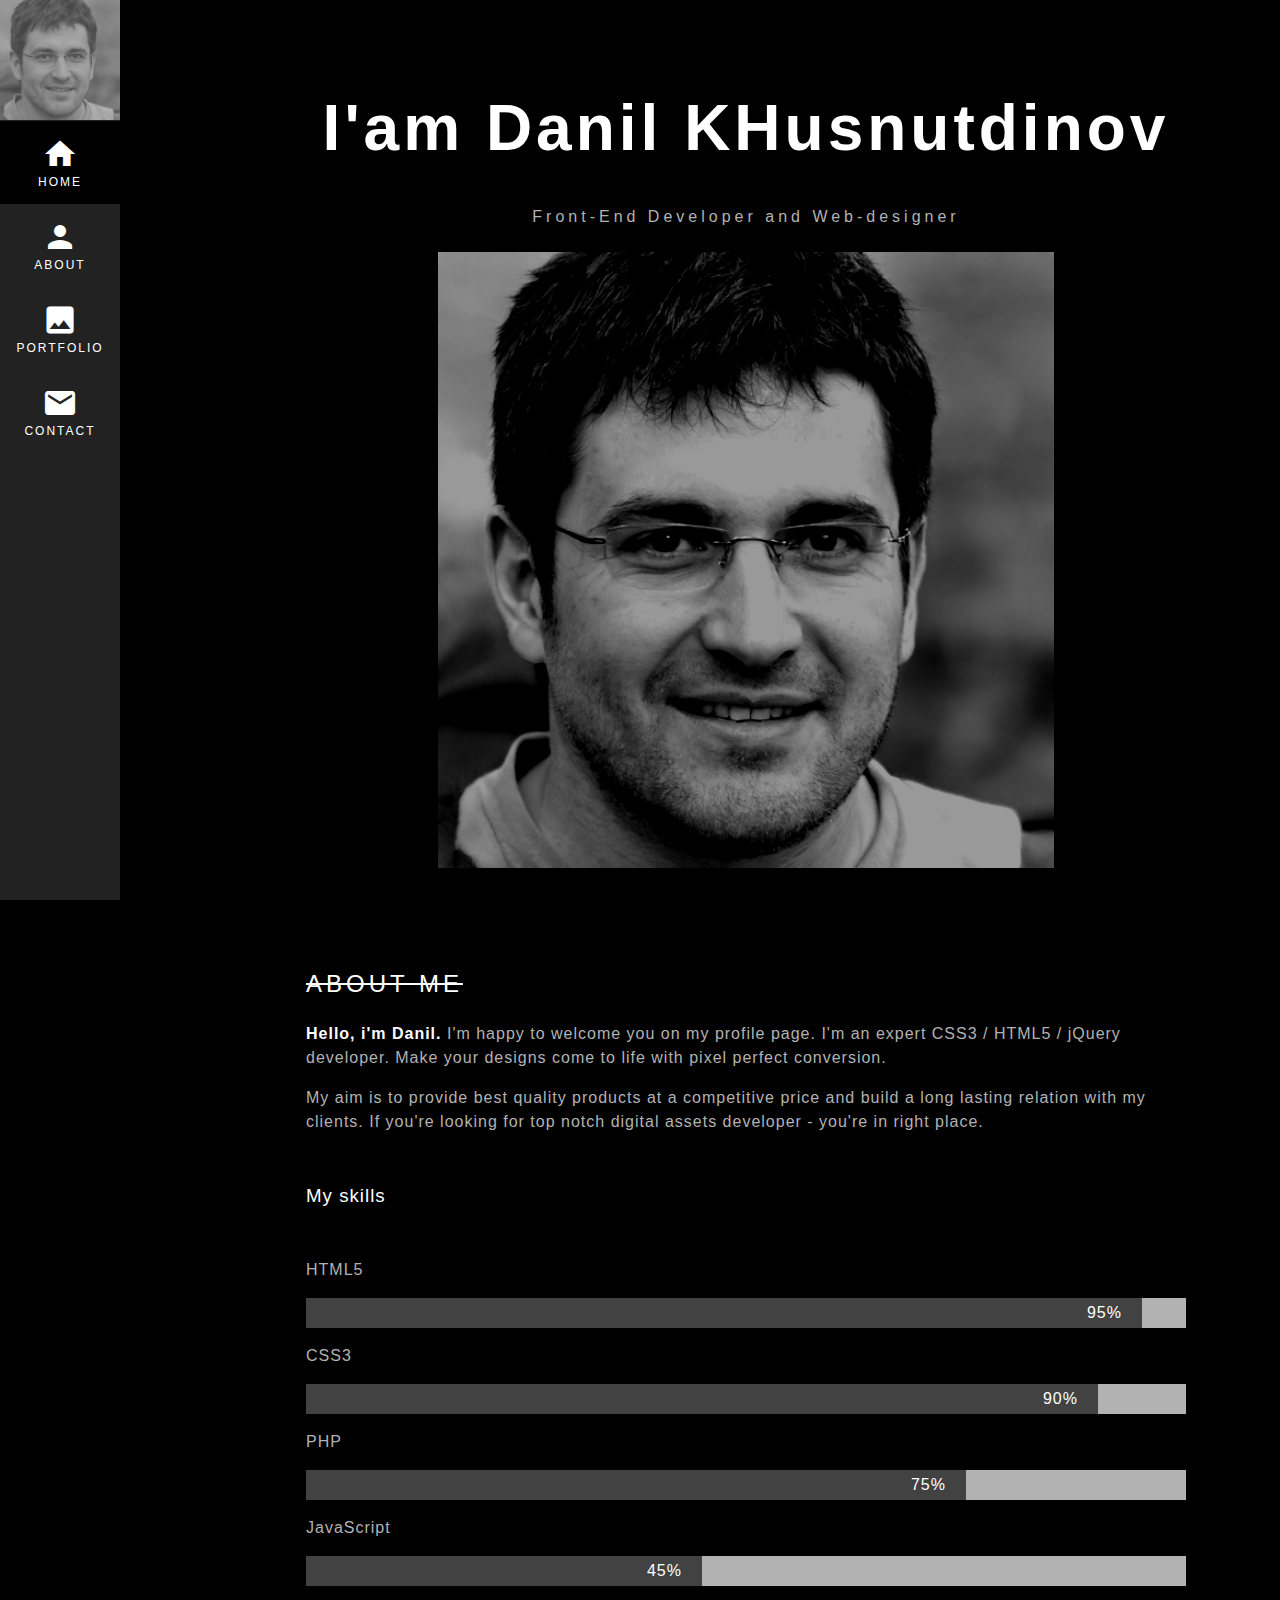
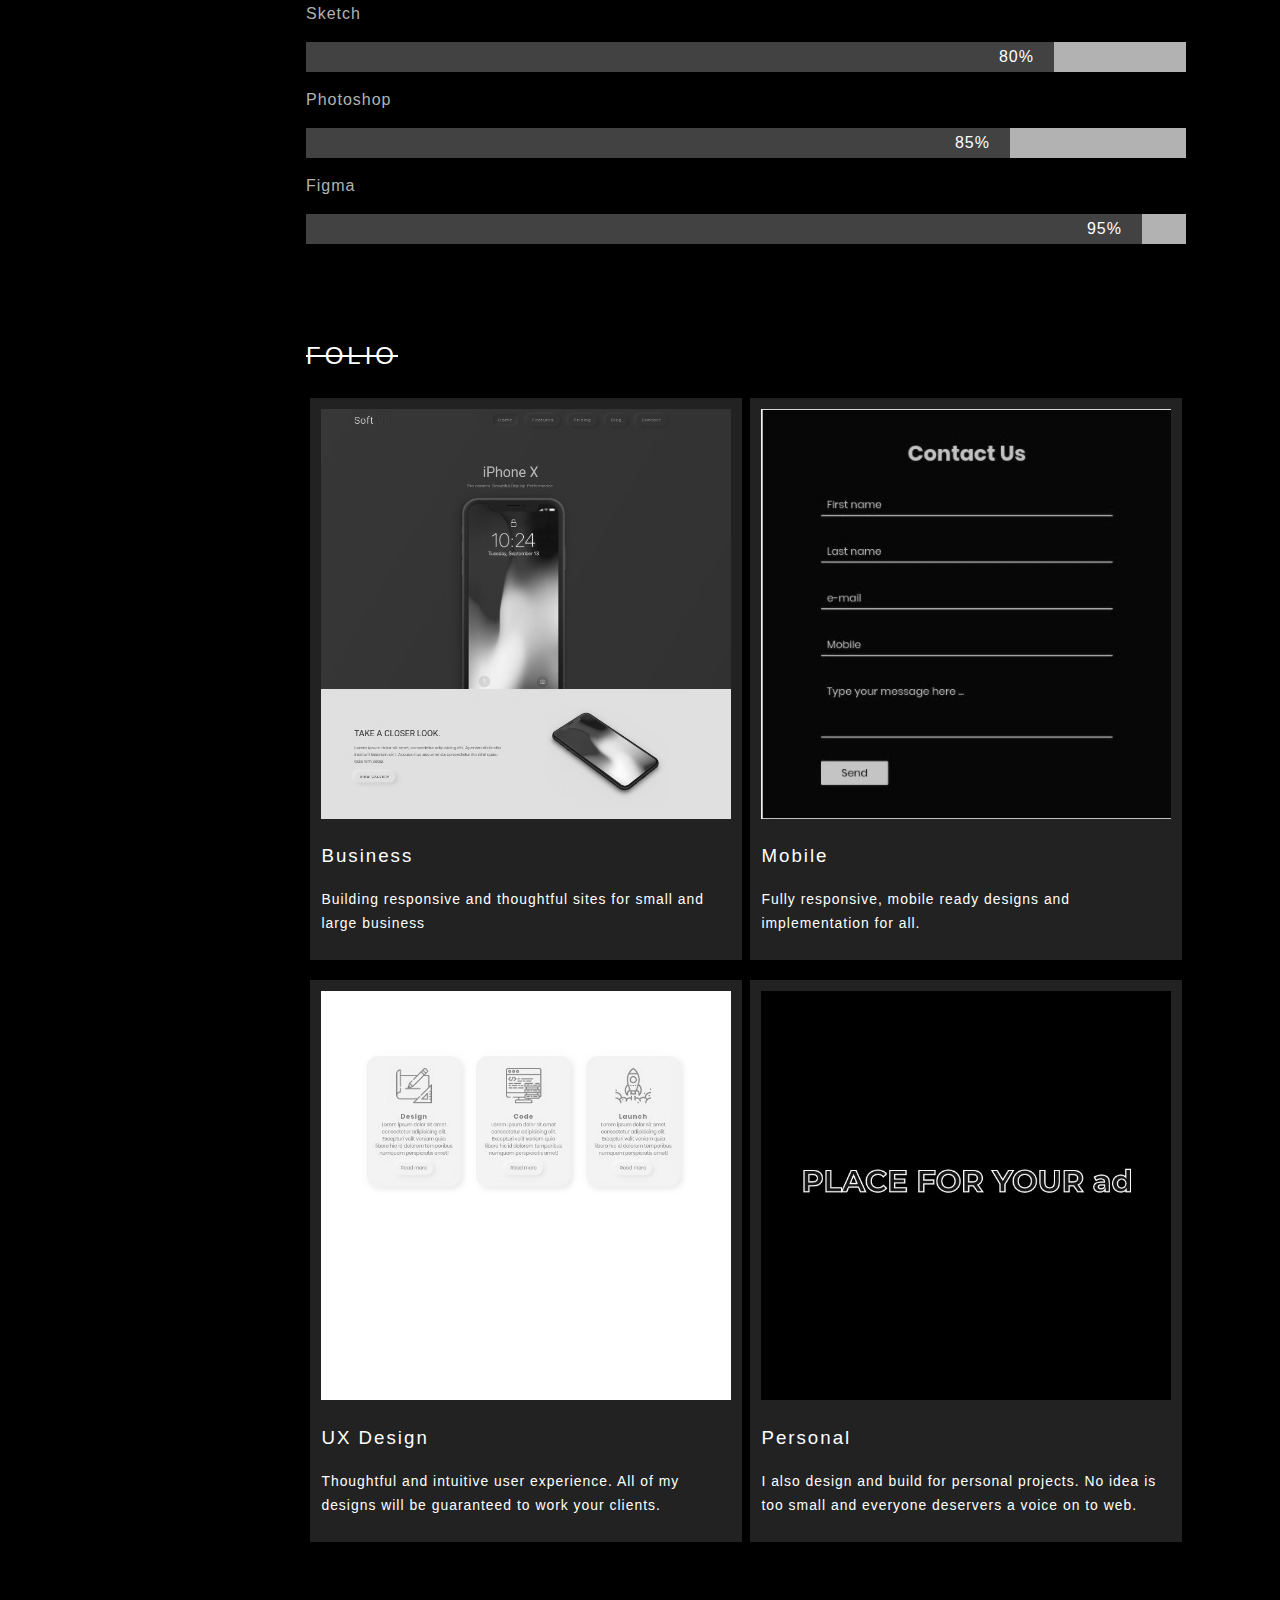
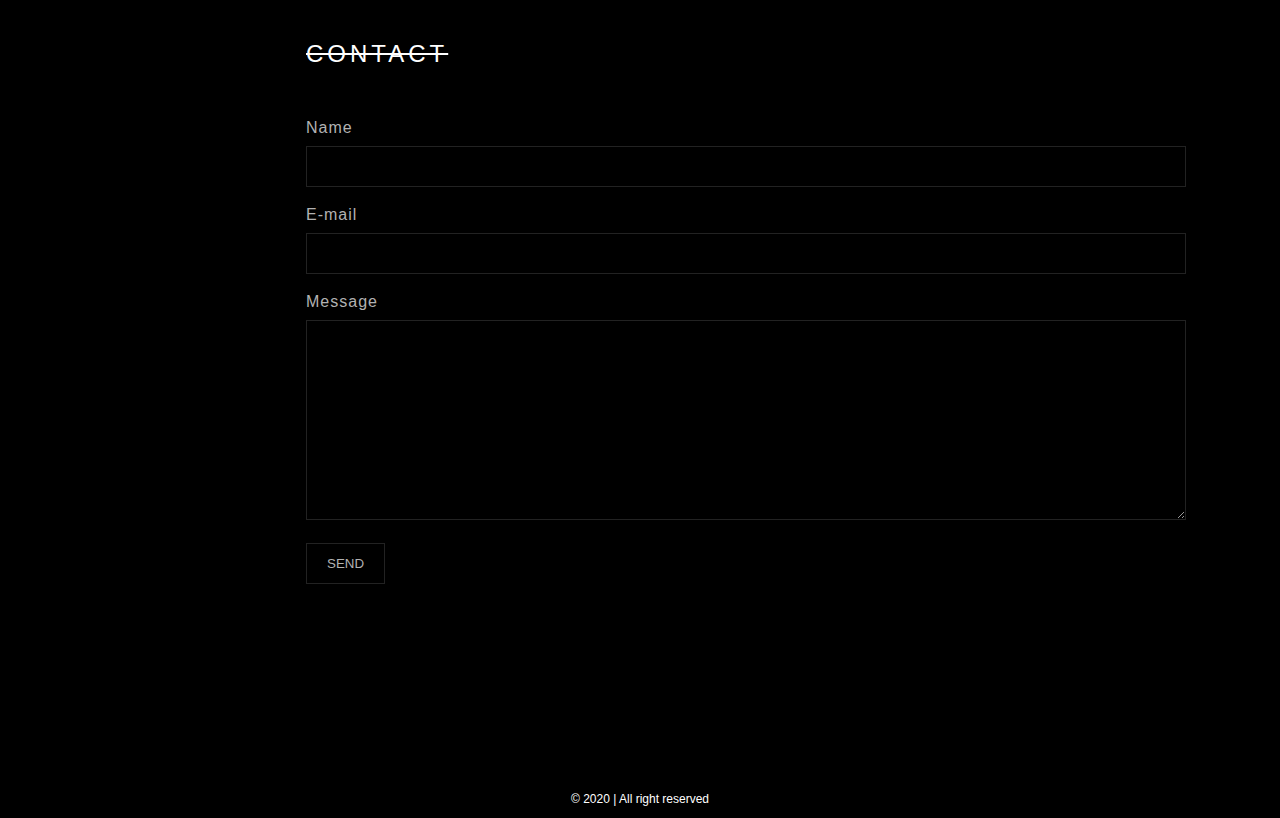
<file: index.html>
<!DOCTYPE html>
<html lang="ru">

<head>
  <meta charset="UTF-8">
  <meta name="viewport" content="width=device-width, initial-scale=1.0">
  <meta http-equiv="X-UA-Compatible" content="ie=edge">
  <title>Портфолио</title>
  <link rel="stylesheet" href="https://fonts.googleapis.com/icon?family=Material+Icons">
  <link rel="stylesheet" href="css/style.css">
  <!-- <script src="https://code.jquery.com/jquery-3.4.1.js"></script> -->
</head>

<body>
  <aside>
    <nav>
      <img src="img/photo.jpg" alt="">
      <a href="#home"><i class="material-icons md-36">home</i>
      <p>Home</p>
      </a>

      <a href="#about"><i class="material-icons md-36">person</i>
      <p>About</p>
      </a>

      <a href="#folio"><i class="material-icons md-36">image</i>
      <p>Portfolio</p>
      </a>

      <a href="#contact"><i class="material-icons md-36">mail</i>
      <p>Contact</p>
      </a>

    </nav>
  </aside>

  <nav class="mobile-nav">
    <a href="#home">Home</a>
    <a href="#about">About</a>
    <a href="#folio">Portfolio</a>
    <a href="#contact">Contact</a>

  </nav>

  <main>
    <header class="home" id="home"><br><br>
      <h1>I'am Danil KHusnutdinov</h1>
      <h5>Front-End Developer and Web-designer</h5>
      <img src="img/photo.jpg" alt="">
    </header>
    <section class="about" id="about">
      <h2>About me</h2>
      <p><span>Hello, i'm Danil. </span> I'm happy to welcome you on my profile page. I'm an expert CSS3 / HTML5 / jQuery developer. Make your designs come to life with pixel perfect conversion.</p>

      <p>My aim is to provide best quality products at a competitive price and build a long lasting relation with my clients.
If you're looking for top notch digital assets developer - you're in right place.      </p>
      <h3>My skills</h3>
      <p>HTML5</p>
      <div class="container">
        <div class="skills figma">95%</div>
      </div>

      <p>CSS3</p>
      <div class="container">
        <div class="skills photoshop">90%</div>
      </div>

      <p>PHP</p>
      <div class="container">
        <div class="skills sketch">75%</div>
      </div>

      <p>JavaScript</p>
      <div class="container">
        <div class="skills js">45%</div>
      </div>

      <p>Sketch</p>
      <div class="container">
        <div class="skills html">80%</div>
      </div>

      <p>Photoshop</p>
      <div class="container">
        <div class="skills css">85%</div>
      </div>
      <p>Figma</p>
      <div class="container">
        <div class="skills figma">95%</div>
      </div>

    </section>

    <section class="folio" id="folio">
      <h2>Folio</h2>
      <div class="row-halves">
        <div class="col"><a href="./business/business.html" target="_blank" class="stretched-link">
          <img src="img/business.jpg" alt="screen1">
          <h3>Business</h3>
          <p>
            Building responsive and thoughtful sites for small and large business </p></a>
        </div>

        <div class="col"><a href="./mobile/mobile.html" target="_blank" class="stretched-link">
          <img src="img/mobile.jpg" alt="screen2">
          <h3>Mobile</h3>
          <p>
            Fully responsive, mobile ready designs and implementation for all.</p></a>
        </div>
      </div>

      <div class="row-halves">
        <div class="col"><a href="./UX/ux.html" target="_blank" class="stretched-link">
          <img src="img/ux.jpg" alt="screen3">
          <h3>UX Design</h3>
          <p>
            Thoughtful and intuitive user experience. All of my designs will be guaranteed to work your clients.
          </p></a>
        </div>

        <div class="col"><a href="./personal/personal.html" target="_blank" class="stretched-link">
          <img src="img/svg.jpg" alt="screen4">
          <h3>Personal</h3>
          <p>
            I also design and build for personal projects. No idea is too small and everyone deservers a voice on to web.
          </p></a>
        </div>
      </div>

    </section>

    <section class="contact" id="contact">
      <h2>Contact</h2>
      <div class="container">
        <form action="https://revovich.github.io/portfolio/post.php" method="post" name="form">
          <label for="name">Name</label>
          <input type="text" id="name" name="name">
          <label for="email">E-mail</label>
          <input type="text" id="email" name="email">
          <label for="message">Message</label>
          <textarea name="message" id="message" style="height: 200px"></textarea>
          <input type="submit" value="send">

        </form>
      </div>

    </section>
  </main>

  <footer>
    <section class="top-bar">
      <a href=""><i class="fab fa-facebook-f"></i></a>
      <a href=""><i class="fab fa-twitter"></i></a>
      <a href=""><i class="fab fa-github"></i></a>

    </section>

    <section class="bottom-bar">
      <p>&copy 2020 | All right reserved</p>

    </section>


  </footer>

</body>

</html>
</file>
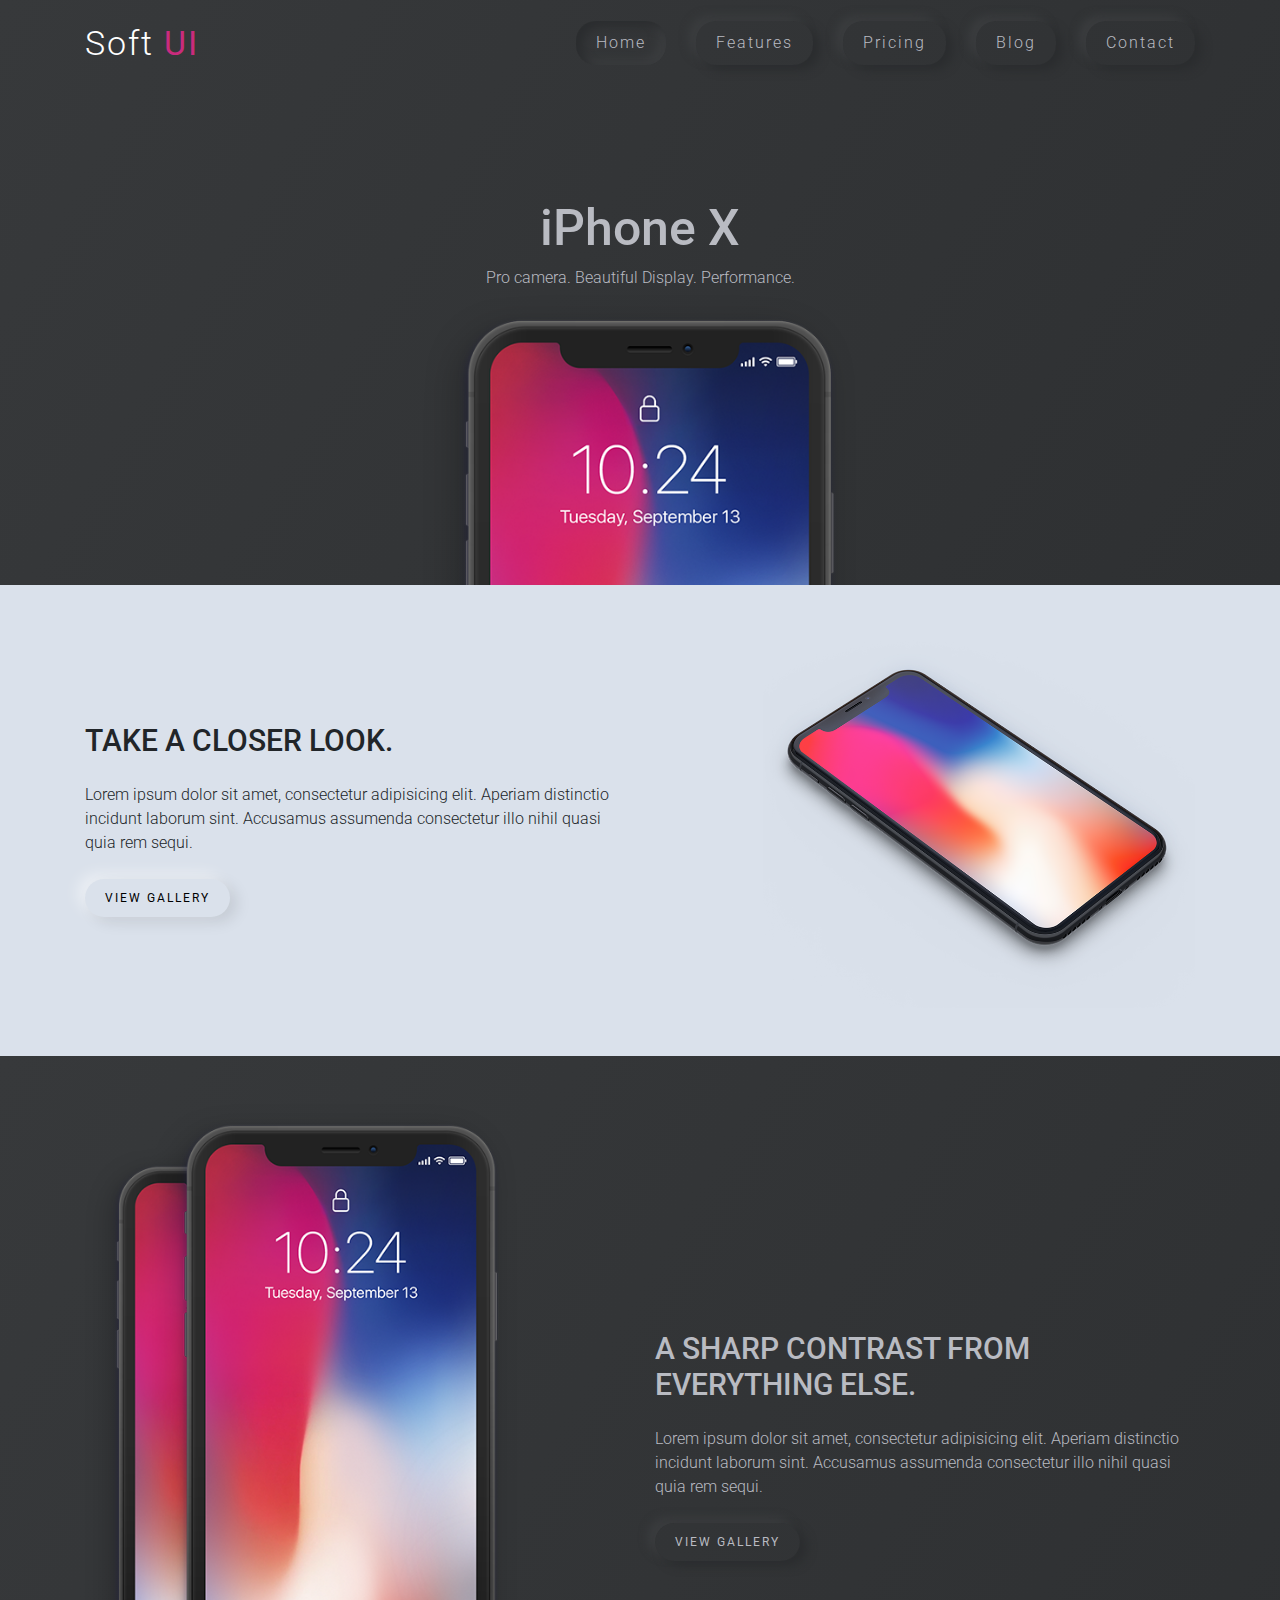
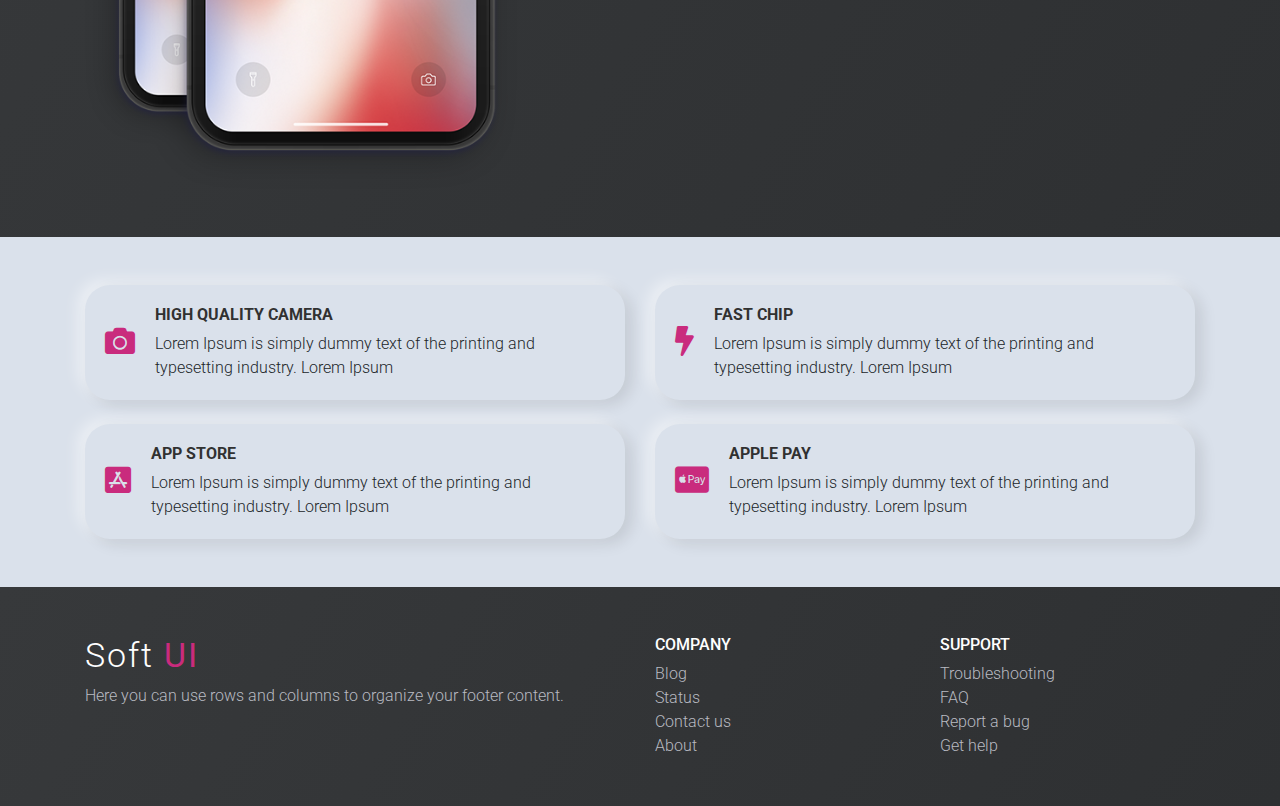
<file: business/business.html>
<!doctype html>
<html lang="en">
<head>
    <meta charset="UTF-8">
    <meta name="viewport"
          content="width=device-width, user-scalable=no, initial-scale=1.0, maximum-scale=1.0, minimum-scale=1.0">
    <meta http-equiv="X-UA-Compatible" content="ie=edge">
    <title>Soft UI</title>
    <link rel="stylesheet" href="https://cdnjs.cloudflare.com/ajax/libs/font-awesome/5.12.0/css/all.min.css">
    <link rel="stylesheet" href="https://stackpath.bootstrapcdn.com/bootstrap/4.4.1/css/bootstrap.min.css">
    <link rel="stylesheet" href="styles.css">
</head>
<body>
    <header>
        <div class="container">
            <nav class="nav">
                <a href="index.html" class="nav-brand">Soft <span>UI</span></a>
                <div class="menu-toggler">
                    <i class="fas fa-bars"></i>
                </div>
                <ul class="nav-list">
                    <li class="nav-item">
                        <a href="index.html" class="nav-link active-link">Home</a>
                    </li>
                    <li class="nav-item">
                        <a href="#" class="nav-link">Features</a>
                    </li>
                    <li class="nav-item">
                        <a href="#" class="nav-link">Pricing</a>
                    </li>
                    <li class="nav-item">
                        <a href="#" class="nav-link">Blog</a>
                    </li>
                    <li class="nav-item">
                        <a href="#" class="nav-link">Contact</a>
                    </li>
                </ul>
            </nav>
        </div>
    </header>
    <section class="hero py-5">
        <div class="container">
            <div class="row">
                <div class="col">
                    <div class="main-content text-center">
                        <h1 class="main-heading">iPhone X</h1>
                        <p class="main-p m-0">Pro camera. Beautiful Display.  Performance.</p>
                        <img src="../img/iphonex.png" alt="iphonex">
                    </div>
                </div>
            </div>
        </div>
    </section>

    <section class="normal py-5">
        <div class="container">
            <div class="row align-items-md-center">
                <div class="col-md-6 mb-4 mb-md-0">
                    <h1 class="section-heading">Take a closer look.</h1>
                    <p class="my-4">Lorem ipsum dolor sit amet, consectetur adipisicing elit. Aperiam distinctio incidunt laborum sint. Accusamus assumenda consectetur illo nihil quasi quia rem sequi.</p>
                    <a href="#" class="text-uppercase btn-soft light">View gallery</a>
                </div>
                <div class="col-md-6 text-center">
                    <img class="img-fluid d-md-block ml-md-auto" src="../img/perspective.png" alt="perspective">
                </div>
            </div>
        </div>
    </section>

    <section class="invert py-5">
        <div class="container">
            <div class="row align-items-md-center">
                <div class="col-md-6 text-center mb-4 mb-md-0">
                    <img class="img-fluid d-md-block mr-md-auto" src="../img/dualphone.png" alt="dualphone">
                </div>
                <div class="col-md-6">
                    <h1 class="section-heading">A sharp contrast from everything else.</h1>
                    <p class="my-4">Lorem ipsum dolor sit amet, consectetur adipisicing elit. Aperiam distinctio incidunt laborum sint. Accusamus assumenda consectetur illo nihil quasi quia rem sequi.</p>
                    <a href="#" class="text-uppercase d-inline-block btn-soft dark">View gallery</a>
                </div>
            </div>
        </div>
    </section>
    <section class="normal py-5">
        <div class="container">
            <div class="row">
                <div class="col-lg-6">
                    <div class="wrap mb-4">
                        <div class="icon-wrap">
                            <i class="fas fa-camera"></i>
                        </div>
                        <div class="text-wrap">
                            <h2>High quality camera</h2>
                            <p>Lorem Ipsum is simply dummy text of the printing and typesetting industry. Lorem Ipsum</p>
                        </div>
                    </div>
                </div>
                <div class="col-lg-6">
                    <div class="wrap mb-4">
                        <div class="icon-wrap">
                            <i class="fas fa-bolt"></i>
                        </div>
                        <div class="text-wrap">
                            <h2>Fast chip</h2>
                            <p>Lorem Ipsum is simply dummy text of the printing and typesetting industry. Lorem Ipsum</p>
                        </div>
                    </div>
                </div>
                <div class="col-lg-6">
                    <div class="wrap mb-4 mb-lg-0">
                        <div class="icon-wrap">
                            <i class="fab fa-app-store-ios"></i>
                        </div>
                        <div class="text-wrap">
                            <h2>App store</h2>
                            <p>Lorem Ipsum is simply dummy text of the printing and typesetting industry. Lorem Ipsum</p>
                        </div>
                    </div>
                </div>
                <div class="col-lg-6">
                    <div class="wrap">
                        <div class="icon-wrap">
                            <i class="fab fa-cc-apple-pay"></i>
                        </div>
                        <div class="text-wrap">
                            <h2>Apple pay</h2>
                            <p>Lorem Ipsum is simply dummy text of the printing and typesetting industry. Lorem Ipsum</p>
                        </div>
                    </div>
                </div>
            </div>
        </div>
    </section>

    <footer class="py-5">
        <div class="container">
            <div class="row">
                <div class="col-md-6">
                    <h5 class="nav-brand">Soft <span>UI</span></h5>
                    <p>Here you can use rows and columns to organize your footer content.</p>
                </div>
                <div class="col-md-3">
                    <h5 class="text-uppercase">Company</h5>
                    <ul class="list-unstyled m-lg-0">
                        <li>
                            <a href="#">Blog</a>
                        </li>
                        <li>
                            <a href="#">Status</a>
                        </li>
                        <li>
                            <a href="#">Contact us</a>
                        </li>
                        <li>
                            <a href="#">About</a>
                        </li>
                    </ul>
                </div>
                <div class="col-md-3">
                    <h5 class="text-uppercase">Support</h5>
                    <ul class="list-unstyled m-0">
                        <li>
                            <a href="#">Troubleshooting</a>
                        </li>
                        <li>
                            <a href="#">FAQ</a>
                        </li>
                        <li>
                            <a href="#">Report a bug</a>
                        </li>
                        <li>
                            <a href="#">Get help</a>
                        </li>
                    </ul>
                </div>
            </div>
        </div>
    </footer>
    <script>
        let openMenu = document.querySelector('.menu-toggler');
        let menu = document.querySelector('nav .nav-list');

        openMenu.addEventListener('click', function () {
            menu.classList.toggle('active');
        });
    </script>
</body>
</html>
</file>
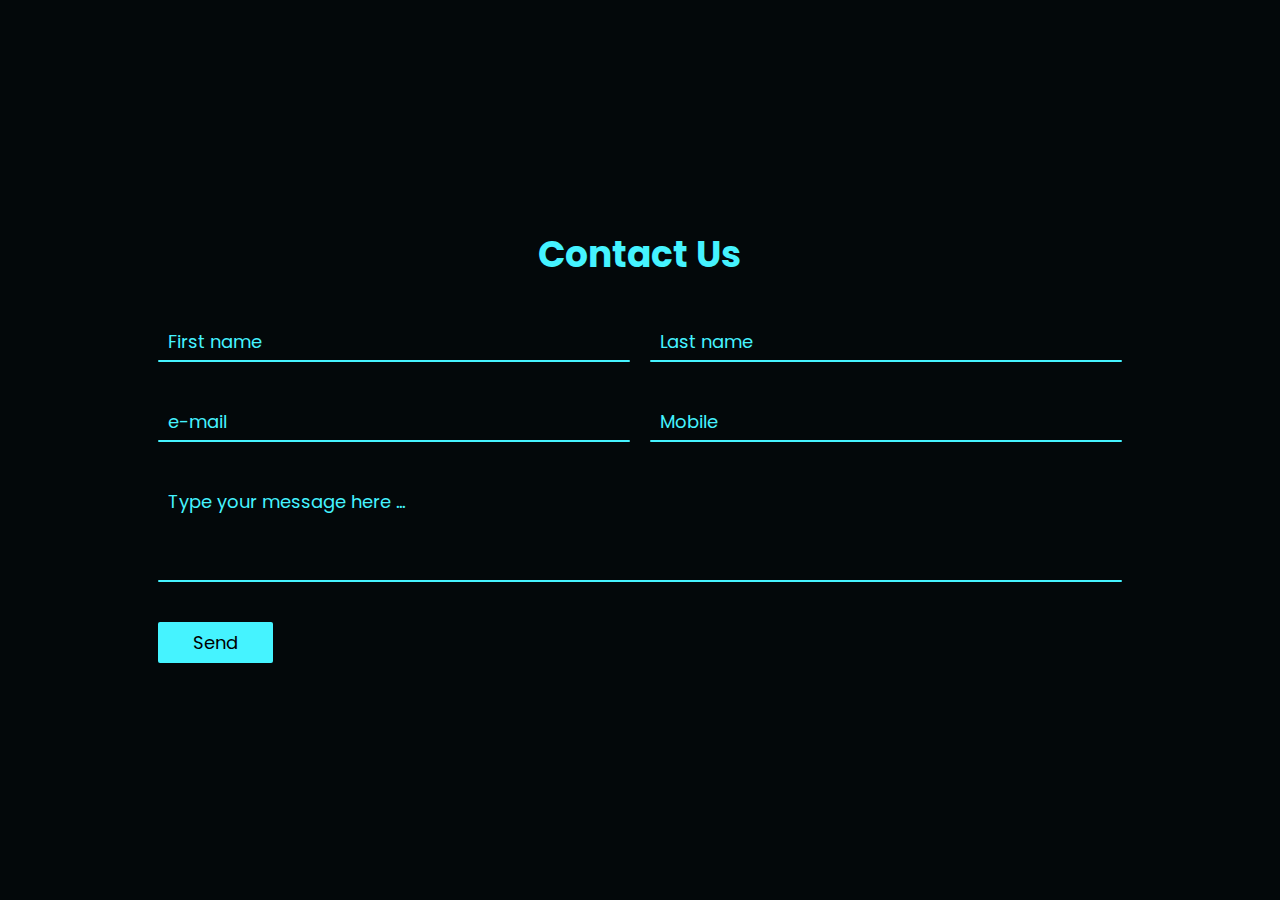
<file: mobile/mobile.html>
<!DOCTYPE html>
<html lang="en">

<head>
  <meta charset="UTF-8">
  <meta name="viewport" content="width=device-width, initial-scale=1.0">
  <meta http-equiv="X-UA-Compatible" content="ie=edge">
  <title>Contact form floating placeholder</title>
  <link rel="stylesheet" href="style.css">
</head>

<body>
  <div class="container">
    <h2>Contact Us</h2>
    <div class="row100">
      <div class="col">
        <div class="inputBox">
          <input type="text" name="" required="required">
          <span class="text">First name</span>
          <span class="line"></span>
        </div>
      </div>
      <div class="col">
        <div class="inputBox">
          <input type="text" name="" required="required">
          <span class="text">Last name</span>
          <span class="line"></span>
        </div>
      </div>
    </div>
    <div class="row100">
      <div class="col">
        <div class="inputBox">
          <input type="text" name="" required="required">
          <span class="text">e-mail</span>
          <span class="line"></span>
        </div>
      </div>
      <div class="col">
        <div class="inputBox">
          <input type="text" name="" required="required">
          <span class="text">Mobile</span>
          <span class="line"></span>
        </div>
      </div>
    </div>
    <div class="row100">
      <div class="col">
        <div class="inputBox textarea">
          <textarea required="required"></textarea>
          <span class="text">Type your message here ...</span>
          <span class="line"></span>
        </div>
      </div>
    </div>
    <div class="row100">
      <div class="col">
        <input type="submit" value="Send">
      </div>
    </div>


</body>

</html>
</file>
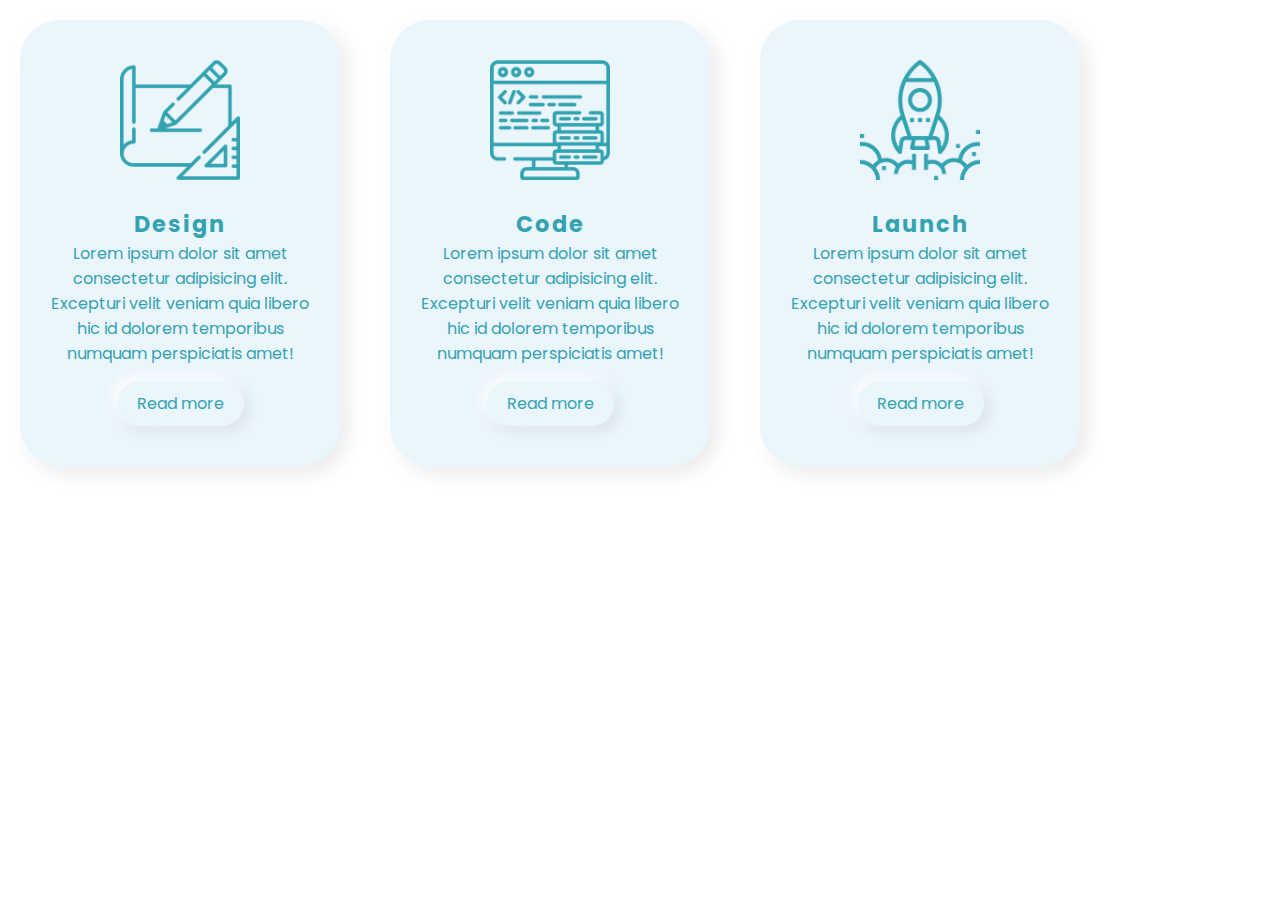
<file: UX/ux.html>
<!DOCTYPE html>
<html lang="en">

<head>
  <meta charset="UTF-8">
  <meta name="viewport" content="width=device-width, initial-scale=1.0">
  <meta http-equiv="X-UA-Compatible" content="ie=edge">
  <title>Card UI hover effect</title>
  <link rel="stylesheet" href="style.css">
</head>

<body>
  <div class="container">
    <div class="card">
      <div class="imgBox">
        <img src="../img/design.png" alt="">
      </div>
      <div class="contentBox">
        <h2>Design</h2>
        <p>Lorem ipsum dolor sit amet consectetur adipisicing elit. Excepturi velit veniam quia libero hic id dolorem temporibus numquam perspiciatis amet!</p>
        <a href="#"><span>Read more</span></a>
      </div>
    </div>
    <div class="card">
      <div class="imgBox">
        <img src="../img/code.png" alt="">
      </div>
      <div class="contentBox">
        <h2>Code</h2>
        <p>Lorem ipsum dolor sit amet consectetur adipisicing elit. Excepturi velit veniam quia libero hic id dolorem temporibus numquam perspiciatis amet!</p>
        <a href="#"><span>Read more</span></a>
      </div>
    </div>
    <div class="card">
      <div class="imgBox">
        <img src="../img/launch.png" alt="">
      </div>
      <div class="contentBox">
        <h2>Launch</h2>
        <p>Lorem ipsum dolor sit amet consectetur adipisicing elit. Excepturi velit veniam quia libero hic id dolorem temporibus numquam perspiciatis amet!</p>
        <a href="#"><span>Read more</span></a>
      </div>
    </div>
  </div>



</body>

</html>
</file>
<file: css/style.css>
*, *::before, *::after {
  box-sizing: border-box;
}

*:focus {
  outline: none;
}

body {
  padding: 0;
  margin: 0;
  background: #000;
  color: white;
  font-family: "Oxygen", sans-serif;
}

a {
  text-decoration: none;
  color: white;
}

img {
  width: 100%;
}

.home img {
  width: 70%;
  -webkit-filter: grayscale(100%) contrast(100%);
  filter: grayscale(100%) contrast(200%) brightness(60%);
}

.folio img {
  filter: grayscale(100%);
}

aside {
  position: fixed;
  background: #222;
  top: 0;
  left: 0;
  width: 120px;
  height: 100%;
  overflow: none;
  z-index: 1;
  text-align: center;
  padding: 0;
}

aside img {
  filter: grayscale(100%) contrast(50%) brightness(100%);
  margin-bottom: -3px;
}

.material-icons.md-36 {
  font-size: 36px;
}

aside a {
  display: block;
  padding: 15px 0;
  color: white;
  transition: all .5s;
  text-transform: uppercase;
  font-size: 0.75em;
  letter-spacing: 2px;
}

aside p {
  padding: 0;
  margin: 0;
}

aside a:hover {
  background: #000;

}

aside nav a:nth-child(2) {
  background: #000;
}

/*nth-child(2):*/
aside nav a:hover {
  background: #b2b2b2;
  color: #222;
}

main {
  max-width: 980px;
  background: #000;
  margin-left: 20%;
  padding: 12px 50px 12px 50px;
}

header {
  text-align: center;
  letter-spacing: 2px;
}

header h1 {
  font-weight: bold;
  font-size: 4em;
  letter-spacing: 4px;
}

header h5 {
  font-weight: 300;
  font-size: 1em;
  letter-spacing: 4px;
  color: #b2b2b2;
}

.about, .folio, .contact {
  line-height: 1.5em;
  letter-spacing: 1px;
  font-weight: 300;
}

.about h2, .folio h2, .contact h2 {
  font-weight: 300;
  text-transform: uppercase;
  text-decoration: line-through;
  padding-bottom: 10px;
  margin: 100px 0 0 0;
  letter-spacing: 4px;
}

.about p {
  color: #b2b2b2;
}

.about span {
  font-weight: 600;
  color: white;
}

.about h3 {
  font-weight: 300;
  margin: 50px 0;
}

.container {
  width: 100%;
  background: #b2b2b2;
}

.skills {
  text-align: right;
  padding-right: 20px;
  line-height: 30px;
  color: white;
  background: #424242;
}

.figma {
  width: 95%;
}

.photoshop {
  width: 90%;
}

.sketch {
  width: 75%;
}

.js {
  width: 45%;
}

.html {
  width: 85%;
}

.css {
  width: 80%;
}

.folio h3 {
  color: white;
  font-weight: 300;
  letter-spacing: 2px;
}

.folio p {
  font-size: 0.87em;
}

.row-halves {
  display: -webkit-box;
  display: -ms-flexbox;
  display: flex;
  justify-content: space-around;
  margin: 20px 0;
  -webkit-flex-pack: justify;
}

.row-halves .col {
  width: 49%;
}

.col {
  border: 1px solid #222;
  background: #222;
  color: #b2b2b2;
  padding: 10px;
}

label {
  color: #b2b2b2;
}

form input[type="text"], select, textarea {
  width: 100%;
  padding: 12px;
  border: none;
  border: 1px solid #222;
  background: transparent;
  margin-top: 6px;
  margin-bottom: 16px;
  resize: vertical;
  color: #b2b2b2;
}

form input[type="text"]:focus, textarea:focus {
  outline: none;
  border: 1px solid #009688;
}

input[type="submit"] {
  background-color: transparent;
  color: #b2b2b2;
  text-transform: uppercase;
  padding: 12px 20px;
  border: 1px solid #222;
  cursor: pointer;
  transition: all .5s;
}

input[type="submit"]:hover {
  background-color: #b2b2b2;
  color: #222;
}

.contact .container {
  margin-top: 20px;
  margin-bottom: 100px;
  background: transparent;
  padding: 20px 0;
}

.footer {
  border-top: 1px solid #222;
}

.top-bar {
  padding: 20px 0;
  text-align: center;
}

.top-bar a {
  margin: 10px;
  font-size: 2em;
  color: #b2b2b2;
  transition: all .5s;
  display: inline-block;
}

.top-bar a:hover {
  transform: scale(1.1);
  color: #009688;
}

.bottom-bar {
  background: #000;
  font-size: 0.75em;
  text-align: center;
}

@media (max-width: 768px) {
  .row-halves {
    display: block;
  }
  .row-halves .col {
    width: 100%;
    margin: 0 0 10px 0;
  }
}

@media (max-width: 601px) {
  aside {
    display: none;
  }
  main {
    width: 100%;
    margin: 0 auto;
    padding: 12px 25px;
  }
  header {
    margin-top: 80px;
  }
  header h1 {
    font-size: 3em;
    line-height: 1.4em;
  }
  header h5 {
    font-size: 1em;
    letter-spacing: 2px;
  }
  .mobile-nav {
    position: fixed;
    width: 100%;
    display: flex;
    justify-content: space-around;
    background: rgba(0, 0, 0, 0.8);
    z-index: 1;
  }
  .mobile-nav a {
    width: 100%;
    color: #b2b2b2;
    text-transform: uppercase;
    font-size: 0.87em;
    letter-spacing: 2px;
    text-align: center;
    padding: 10px 10px;
    transition: all .5s;
  }
  .mobile-nav a:hover {
    background: #b2b2b2;
    color: #222;
  }
}

@media (min-width:600px) {
  .mobile-nav {
    display: none;
  }
}
</file>
<file: business/styles.css>
@import url('https://fonts.googleapis.com/css?family=Roboto:100,300,400&display=swap');

*{
    margin: 0;
    padding: 0;
    box-sizing: border-box;
}

html{
    font-family: 'Roboto', sans-serif;
}

:root{
    --background-color: linear-gradient(120deg, #37393b, #2e3032);
    --light-font-color: #b9bbc2;
    --shadow-normal:
                7px 5px 10px #2b2d2f,
                -7px -5px 10px #3b3d3f;
    --shadow-inset:
                inset 7px 5px 10px #2b2d2f,
                inset -7px -5px 10px #3b3d3f;
    --shadow-normal-light:
                        7px 5px 15px rgba(0,0,0,.1),
                        -7px -5px 15px rgba(255, 255, 255, 0.5);
    --shadow-inset-light:
                        inset 7px 5px 10px rgba(0,0,0,.1),
                        inset -7px -5px 10px rgba(255, 255, 255, 0.5);;
}

a{
    text-decoration: none !important;
    color: var(--light-font-color);
    transition: color .5s;
}

a:hover{
    color: #c92b7d!important;
}

p{
    font-size: 16px;
    font-weight: 300;
}

header{
    width: 100%;
    position: absolute;
    top: 0;
    left: 0;
    z-index: 2000;
}

.hero{
    width: 100%;
    height: 65vh;
    background: var(--background-color);
    overflow: hidden;
}

.nav{
    width: 100%;
    height: 56px;
    display: flex;
    align-items: center;
    justify-content: space-between;
}

.nav-brand{
    font-size: 34px;
    color: #fff;
    letter-spacing: 2px;
    font-weight: 300;
}

.nav-brand span{
    color: #c92b7d;
    font-weight: 400;
    transition: color .5s;
}

a.nav-brand:hover span{
    color: #fff;
}

.menu-toggler{
    color: #fff;
    font-size: 22px;
    cursor: pointer;
    z-index: 2000;
}

.nav-list{
    position: fixed;
    width: 100%;
    height: 100vh;
    top: -100vh;
    left: 0;
    background-image: var(--background-color);
    margin: 0;
    display: flex;flex-direction: column;
    align-items: center;
    justify-content: space-around;
    z-index: 1500;
    transition: top .5s;
}

.nav-list.active{
    top: 0;
}

.nav-item{
    list-style: none;
    margin: 0 15px;
}

.nav-item:last-child{
    margin-right: 0;
}

.nav-link{
    color: var(--light-font-color);
    font-weight: 300;
    letter-spacing: 2px;
    padding: 10px 20px;
    border-radius: 20px;
    box-shadow: var(--shadow-normal);
}

.active-link{
    box-shadow: var(--shadow-inset);
}

.nav-link:hover,
.nav-link:focus{
    box-shadow: var(--shadow-inset);
}

.main-content{
    color: #b9bbc2;
}

.main-heading{
    font-size: 50px;
    margin-top: 50px;
}

.main-heading::first-letter{
    text-transform: lowercase;
}

img{
    width: 80%;
}

.invert{
    background: var(--background-color);
    color: var(--light-font-color);
}

.section-heading{
    text-transform: uppercase;
    font-size: 20px;
}

.btn-soft{
    letter-spacing: 2px;
    padding: 10px 20px;
    border-radius: 20px;
    display: inline-block;
    font-size: 12px;
}

.btn-soft.dark{
    box-shadow: var(--shadow-normal);
}

.btn-soft.dark:hover{
    box-shadow: var(--shadow-inset);
}

.btn-soft.light{
    box-shadow: var(--shadow-normal-light);
    color: #000;
}

.btn-soft.light:hover{
    box-shadow: var(--shadow-inset-light)
}

.normal{
    background-color: #dae1eb;
}

footer{
    background: var(--background-color);
    color: var(--light-font-color);
}

footer a{
    font-weight: 300;
}

footer h5{
    color: #fff;
    font-size: 16px;
}


/*demo*/
.wrap {
    display: flex;
    align-items: center;
    padding: 20px;
    border-radius: 25px;
    box-shadow: var(--shadow-normal-light);
}

.wrap p{
    margin: 0;
}

.wrap:hover {
    box-shadow: var(--shadow-inset-light);
}

.wrap i{
    font-size: 30px;
    color: #c92b7d;
    margin-right: 20px;
}

h2 {
    text-transform: uppercase;
    font-weight: bold;
    font-size: 16px;
    color: #313131;
}

@media screen and (min-width: 768px){
    .main-heading{
        margin-top: 150px;
    }

    .main-content img{
        width: 60%;
    }

    .section-heading{
        font-size: 30px
    }
}

@media screen and (min-width: 992px){

    .nav{
        height: 86px;
    }
    .menu-toggler{
        display: none;
    }
    .nav-list{
        display: flex;
        position: initial;
        width: initial;
        height: initial;
        top: 0;
        left: 0;
        background-image: none;
        margin: 0;
        flex-direction: row;
    }

}

@media screen and (min-width: 1200px){

    .main-content img{
        width: 40%;
    }
}
</file>
<file: mobile/style.css>
@import url('http://fonts.googleapis.com/css?family=Poppins:200,300,400,500,600,700,800,900&display=swap');
* {
  margin: 0;
  padding: 0;
  box-sizing: border-box;
  font-family: 'Poppins', sans-serif;
}

body {
  display: flex;
  justify-content: center;
  align-items: center;
  min-height: 100vh;
  background: #03080a;
}

.container {
  width: 80%;
  padding: 20px;
}

.container h2 {
  width: 100%;
  color: #45f3ff;
  font-size: 36px;
  text-align: center;
  margin-bottom: 10px;
}

.container .row100 {
  position: relative;
  width: 100%;
  display: grid;
  grid-template-columns: repeat(auto-fit, minmax(300px, 1fr));
}

.container .row100 .col {
  position: relative;
  width: 100%;
  padding: 0 10px;
  margin: 30px 0px 10px;
  transition: .5s;
}

.container .row100 .inputBox {
  position: relative;
  width: 100%;
  height: 40px;
  color: #45f3ff;
}

.container .row100 .inputBox input, .container .row100 .inputBox.textarea textarea {
  position: absolute;
  width: 100%;
  height: 100%;
  background: transparent;
  box-shadow: none;
  border: none;
  outline: none;
  font-size: 18px;
  padding: 0px 10px;
  z-index: 1;
  color: #000;
}

.container .row100 .inputBox .text {
  position: absolute;
  top: 0;
  left: 0;
  line-height: 40px;
  font-size: 18px;
  padding: 0px 10px;
  display: block;
  transition: .5s;
  pointer-events: none;
}

.container .row100 .inputBox input:focus+.text, .container .row100 .inputBox input:valid+.text {
  top: -35px;
  left: -10px;
}

.container .row100 .inputBox .line {
  position: absolute;
  bottom: 0;
  display: block;
  width: 100%;
  height: 2px;
  background: #45f3ff;
  transition: .5s;
  border-radius: 2px;
  pointer-events: none;
}

.container .row100 .inputBox input:focus~.line, .container .row100 .inputBox input:valid~.line {
  height: 100%;
}

.container .row100 .inputBox.textarea {
  position: relative;
  width: 100%;
  height: 100px;
  padding: 10px 0;
}

.container .row100 .inputBox.textarea textarea {
  height: 100%;
  resize: none;
}

.container .row100 .inputBox textarea:focus+.text, .container .row100 .inputBox textarea:valid+.text {
  top: -35px;
  left: -10px;
}

.container .row100 .inputBox textarea:focus~.line, .container .row100 .inputBox textarea:valid~.line {
  height: 100%;
}

input[type="submit"] {
  border: none;
  padding: 7px 35px;
  cursor: pointer;
  outline: none;
  background: #45f3ff;
  color: #000;
  font-size: 18px;
  border-radius: 2px;
}
</file>
<file: UX/style.css>
@import url('https://fonts.googleapis.com/css?family=Poppins:400,500,600,700,800,900&display=swap');
* {
  margin: 0;
  padding: 0;
  box-sizing: border-box;
  font-family: 'Poppins', sans-serif;
}

.body {
  display: flex;
  justify-content: center;
  align-items: center;
  min-height: 100vh;
  background: #ebf5fc;
}

.container {
  position: relative;
  display: flex;
  justify-content: space-between;
  align-items: center;
  flex-wrap: wrap;
  width: 1100px;
}

.container .card {
  width: 320px;
  margin: 20px;
  padding: 40px 30px;
  background: #ebf5fc;
  border-radius: 40px;
  box-shadow: -6px -6px 20px rgba(255, 255, 255, 1), 6px 6px 20px rgba(0, 0, 0, 0.1);
}

.container .card:hover {
  box-shadow: inset -6px -6px 10px rgba(255, 255, 255, 0.5), inset 6px 6px 10px rgba(76, 139, 155, 0.5);
}

.container .card .imgBox {
  position: relative;
  text-align: center;
}

.container .card .imgBox img {
  max-width: 120px;
}

.container .card .contentBox {
  position: relative;
  margin-top: 20px;
  text-align: center;
}

.container .card .contentBox h2 {
  color: #32a3b1;
  font-weight: 700;
  font-size: 1.4em;
  letter-spacing: 2px;
}

.container .card .contentBox p {
  color: #32a3b1;
}

.container .card .contentBox a {
  display: inline-block;
  padding: 10px 20px;
  margin-top: 15px;
  border-radius: 40px;
  color: #32a3b1;
  font-size: 16px;
  text-decoration: none;
  box-shadow: -4px -4px 15px rgba(255, 255, 255, 1), 4px 4px 15px rgba(0, 0, 0, 0.1);
}

.container .card .contentBox a:hover {
  box-shadow: inset -4px -4px 10px rgba(255, 255, 255, 0.5), inset 4px 4px 10px rgba(0, 0, 0, .1);
}

.container .card a:hover span {
  display: block;
  transform: scale(0.9);
}

.container .card:hover .imgBox, .container .card:hover .contentBox {
  transform: scale(0.9);
}
</file>
